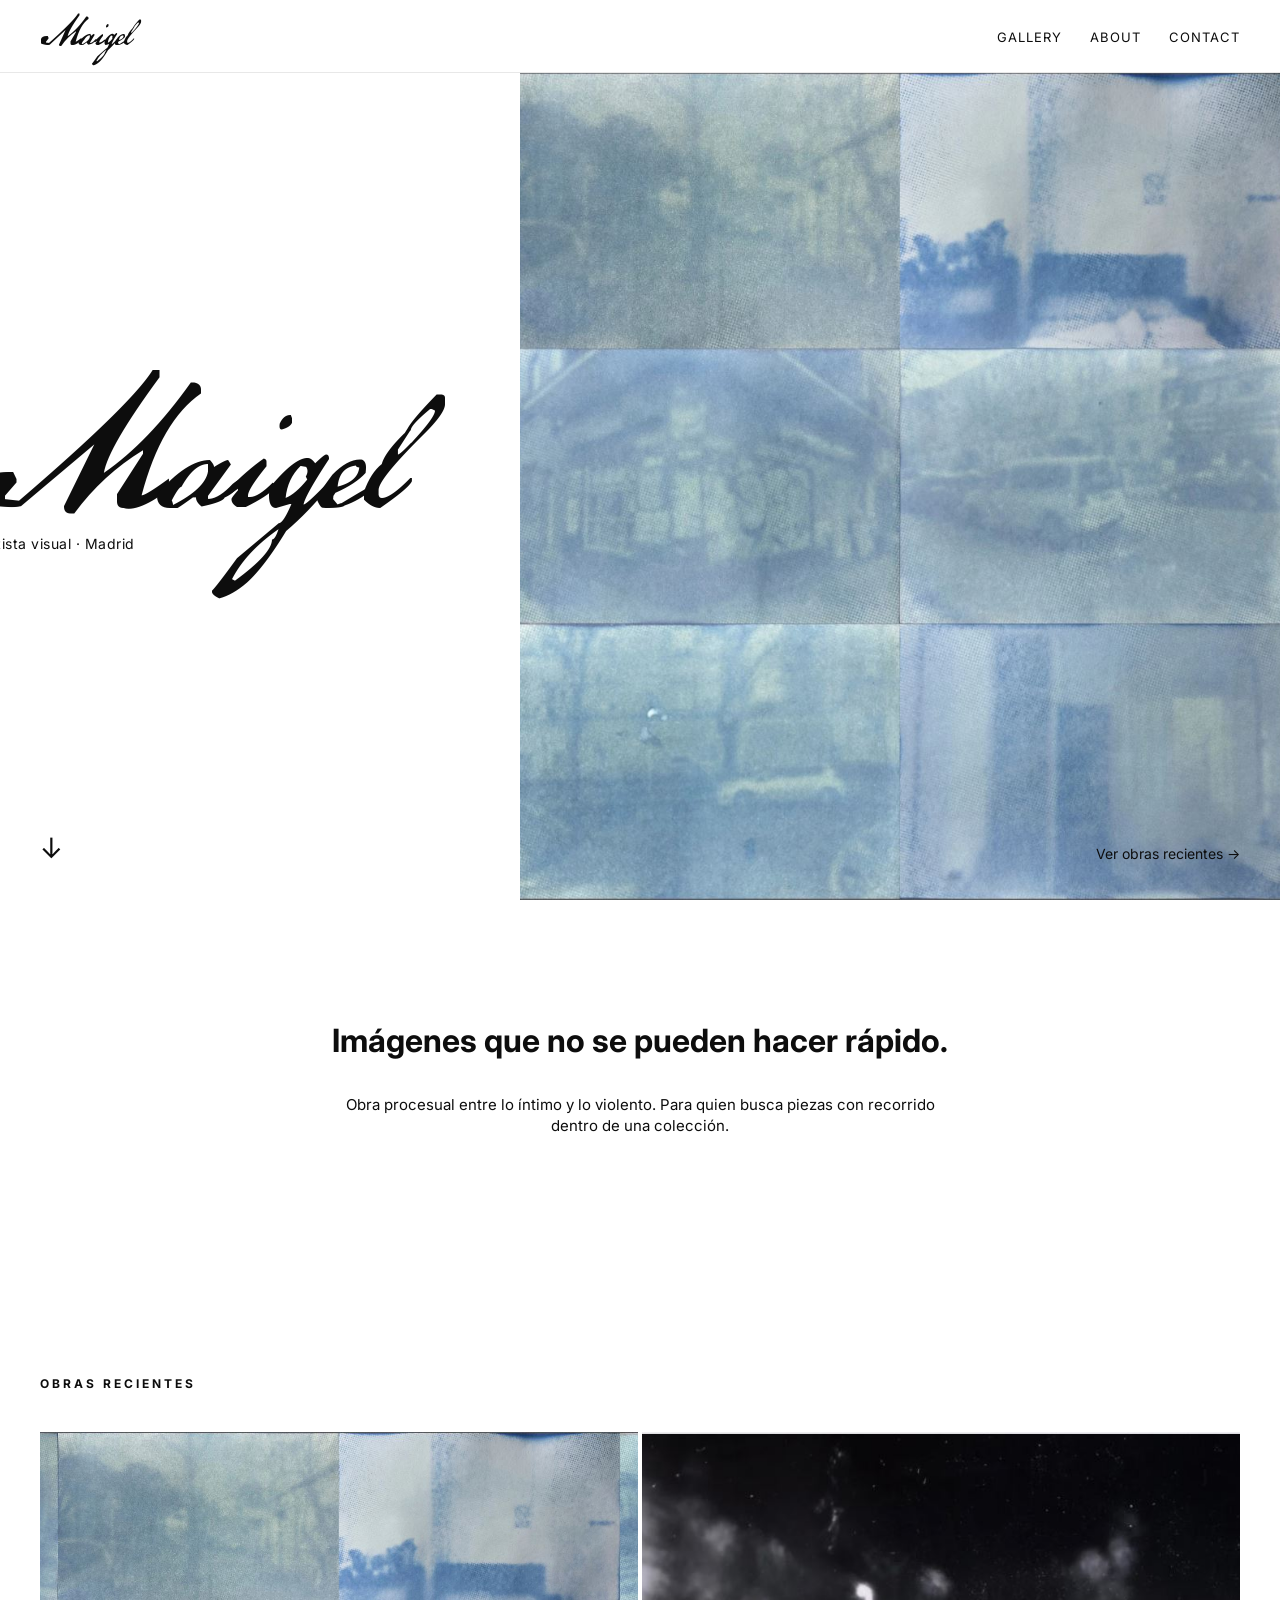
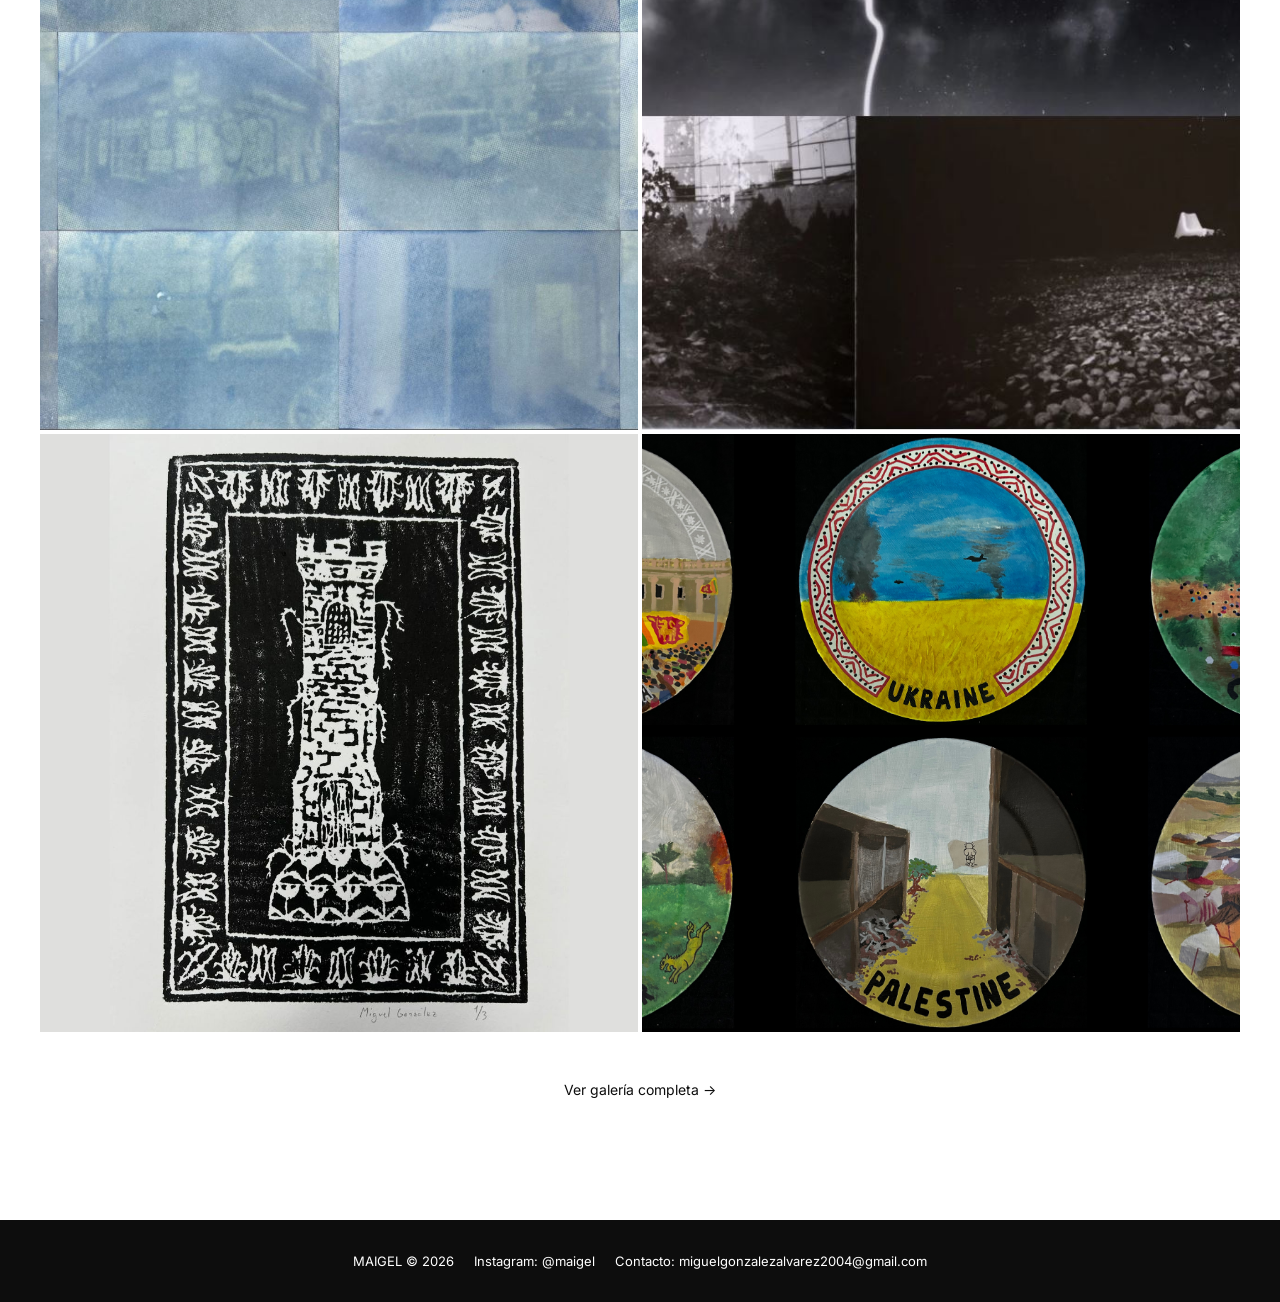
<file: index.html>
<!DOCTYPE html>
<html lang="es">
<head>
  <meta charset="UTF-8" />
  <meta name="viewport" content="width=device-width, initial-scale=1.0" />

  <!-- Google Fonts -->
  <link rel="preconnect" href="https://fonts.googleapis.com">
  <link rel="preconnect" href="https://fonts.gstatic.com" crossorigin>
  <link href="https://fonts.googleapis.com/css2?family=Inter:wght@400&family=Space+Grotesk:wght@700&family=Pinyon+Script&display=swap" rel="stylesheet">

  <link rel="stylesheet" href="css/styles.css" />
  <title>MAIGEL — Artista visual</title>
</head>

<body data-page="index">

  <!-- Menú y pie de página: se generan desde js/site.js -->
  <header class="nav" id="site-nav"></header>

  <main>

    <!-- =========================================
         HERO
    ========================================== -->
    <section class="hero">
      <div class="container hero-grid">

        <div class="hero-left">
          <h1 class="hero-title">Maigel</h1>
          <p class="hero-subtitle">Artista visual · Madrid</p>
        </div>

        <div class="hero-image-wrapper">
          <div class="hero-image">
            <!-- ✏️ Para cambiar la imagen principal, sustituye images/hero.jpg por otra con el mismo nombre -->
            <img src="images/hero.jpg" alt="Obra principal de Maigel">
          </div>
        </div>

      </div>

      <div class="hero-scroll">↓</div>

      <a href="gallery.html" class="hero-link">
        Ver obras recientes →
      </a>
    </section>

    <!-- =========================================
         STATEMENT
    ========================================== -->
    <section class="statement">
      <div class="container">

        <h2 class="statement-title">
          Imágenes que no se pueden hacer rápido.
        </h2>

        <p class="statement-text">
          Obra procesual entre lo íntimo y lo violento.
          Para quien busca piezas con recorrido dentro de una colección.
        </p>

      </div>
    </section>

    <!-- =========================================
         OBRAS RECIENTES
    ========================================== -->
    <section class="recent-works">
      <div class="container">

        <h3 class="section-label">OBRAS RECIENTES</h3>

        <div class="works-grid">

          <!-- OBRA 1 -->
          <a href="gallery.html#cianotipo" class="work-item">
            <div class="work-image">
              <img src="images/obra-4.jpg" alt="Cianotipo sobre papel">
            </div>
            <div class="work-overlay">
              <p class="work-title">
                Cianotipo · <i>Looking inside</i>
              </p>
            </div>
          </a>

          <!-- OBRA 2 -->
          <a href="gallery.html#mezzotinta" class="work-item">
            <div class="work-image">
              <img src="images/obra-2.jpg" alt="Grabado en cobre">
            </div>
            <div class="work-overlay">
              <p class="work-title">
                Fotografía estenopeica · <i>Sin título</i>
              </p>
            </div>
          </a>

          <!-- OBRA 3 -->
          <a href="gallery.html" class="work-item">
            <div class="work-image">
              <img src="images/obra-3.jpg" alt="Fotografía estenopeica">
            </div>
            <div class="work-overlay">
              <p class="work-title">
                Xilografía · <i>Sin título</i>
              </p>
            </div>
          </a>

          <!-- OBRA 4 -->
          <a href="gallery.html#pintura-politica" class="work-item">
            <div class="work-image">
              <img src="images/obra-1.jpg" alt="Pintura sobre plato">
            </div>
            <div class="work-overlay">
              <p class="work-title">
                Pintura · <i>Paisajes contemporáneos</i>
              </p>
            </div>
          </a>

        </div>

        <a href="gallery.html" class="gallery-link">
          Ver galería completa →
        </a>

      </div>
    </section>

  </main>

  <footer class="footer" id="site-footer"></footer>

  <script src="js/site.js"></script>
</body>
</html>
</file>
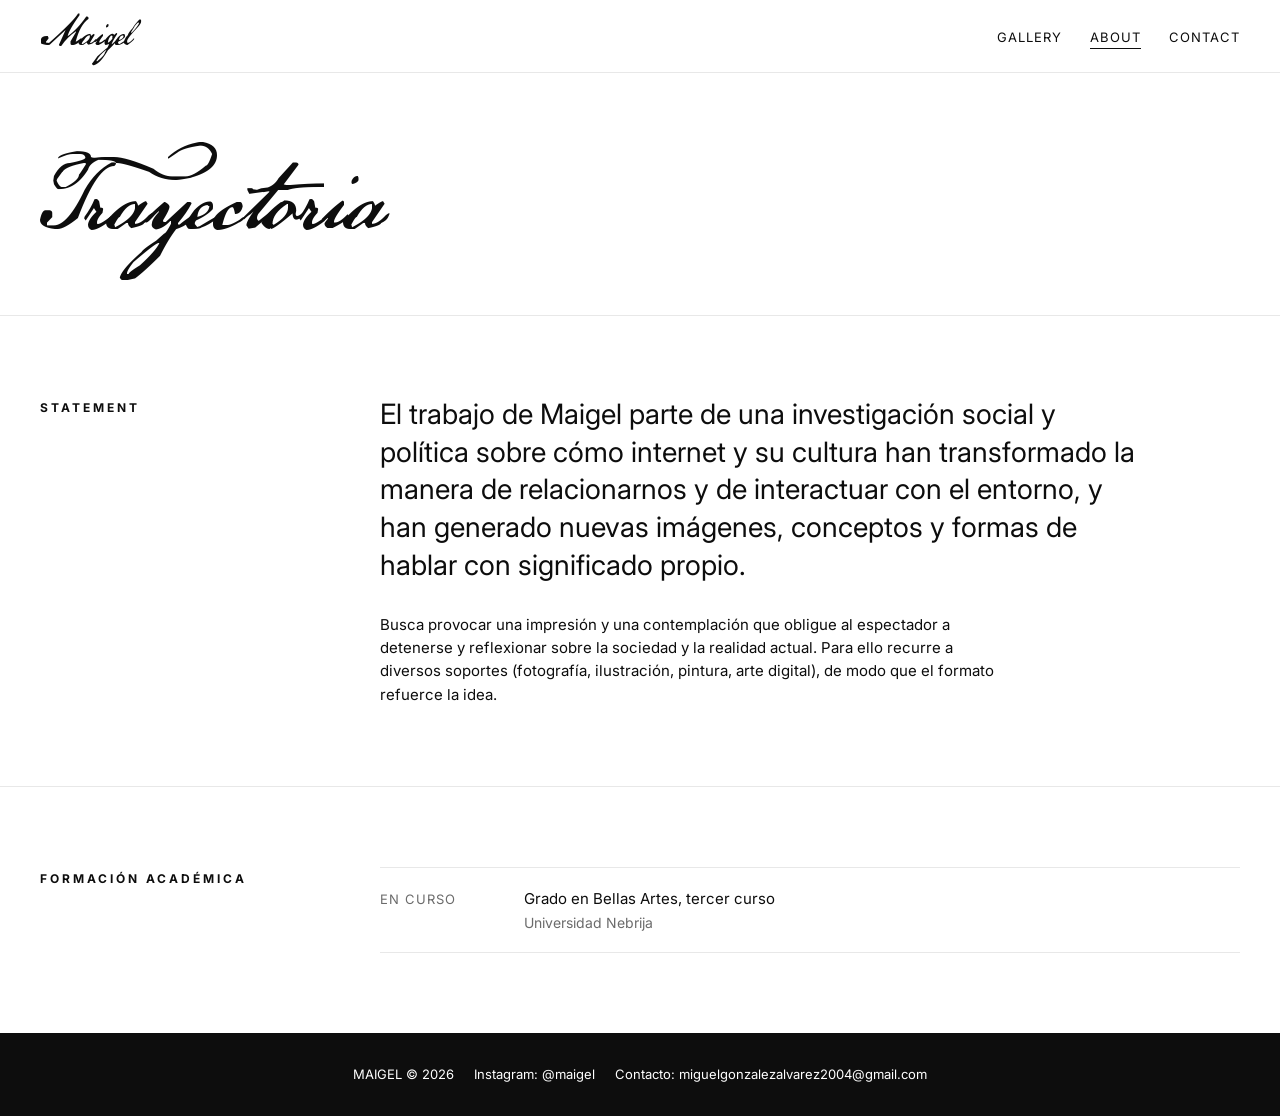
<file: about.html>
<!DOCTYPE html>
<html lang="es">
<head>
  <meta charset="UTF-8" />
  <meta name="viewport" content="width=device-width, initial-scale=1.0" />

  <!-- Google Fonts -->
  <link rel="preconnect" href="https://fonts.googleapis.com">
  <link rel="preconnect" href="https://fonts.gstatic.com" crossorigin>
  <link href="https://fonts.googleapis.com/css2?family=Inter:wght@400&family=Space+Grotesk:wght@700&family=Pinyon+Script&display=swap" rel="stylesheet">

  <link rel="stylesheet" href="css/styles.css" />
  <title>Trayectoria — MAIGEL</title>
</head>

<body data-page="about">

  <header class="nav" id="site-nav"></header>

  <main class="inner">

    <section class="page-head">
      <div class="container">
        <h1 class="page-title">Trayectoria</h1>
      </div>
    </section>

    <!-- =========================================
         STATEMENT
         ✏️ Cambia el texto entre las etiquetas <p>...</p>
    ========================================== -->
    <section id="statement">
      <div class="container split">
        <h2 class="section-label">STATEMENT</h2>
        <div>
          <p class="lead">
            El trabajo de Maigel parte de una investigación social y política sobre cómo internet y su cultura han transformado la manera de relacionarnos y de interactuar con el entorno, y han generado nuevas imágenes, conceptos y formas de hablar con significado propio.
          </p>
          <p class="body-text">
            Busca provocar una impresión y una contemplación que obligue al espectador a detenerse y reflexionar sobre la sociedad y la realidad actual. Para ello recurre a diversos soportes (fotografía, ilustración, pintura, arte digital), de modo que el formato refuerce la idea.
          </p>
        </div>
      </div>
    </section>

    <!-- =========================================
         FORMACIÓN ACADÉMICA
         ✏️ Para añadir una formación: copia un bloque <div class="entry"> ... </div> completo y pégalo debajo.
         Los textos entre [corchetes] son marcadores: sustitúyelos o borra el bloque entero.
    ========================================== -->
    <section id="formacion">
      <div class="container split">
        <h2 class="section-label">FORMACIÓN ACADÉMICA</h2>
        <div>

          <div class="entry">
            <span class="entry-date">En curso</span>
            <div>
              <p class="entry-title">Grado en Bellas Artes, tercer curso</p>
              <p class="entry-meta">Universidad Nebrija</p>
            </div>
          </div>

          

        </div>
      </div>
    </section>

    

  </main>

  <footer class="footer" id="site-footer"></footer>

  <script src="js/site.js"></script>
</body>
</html>
</file>
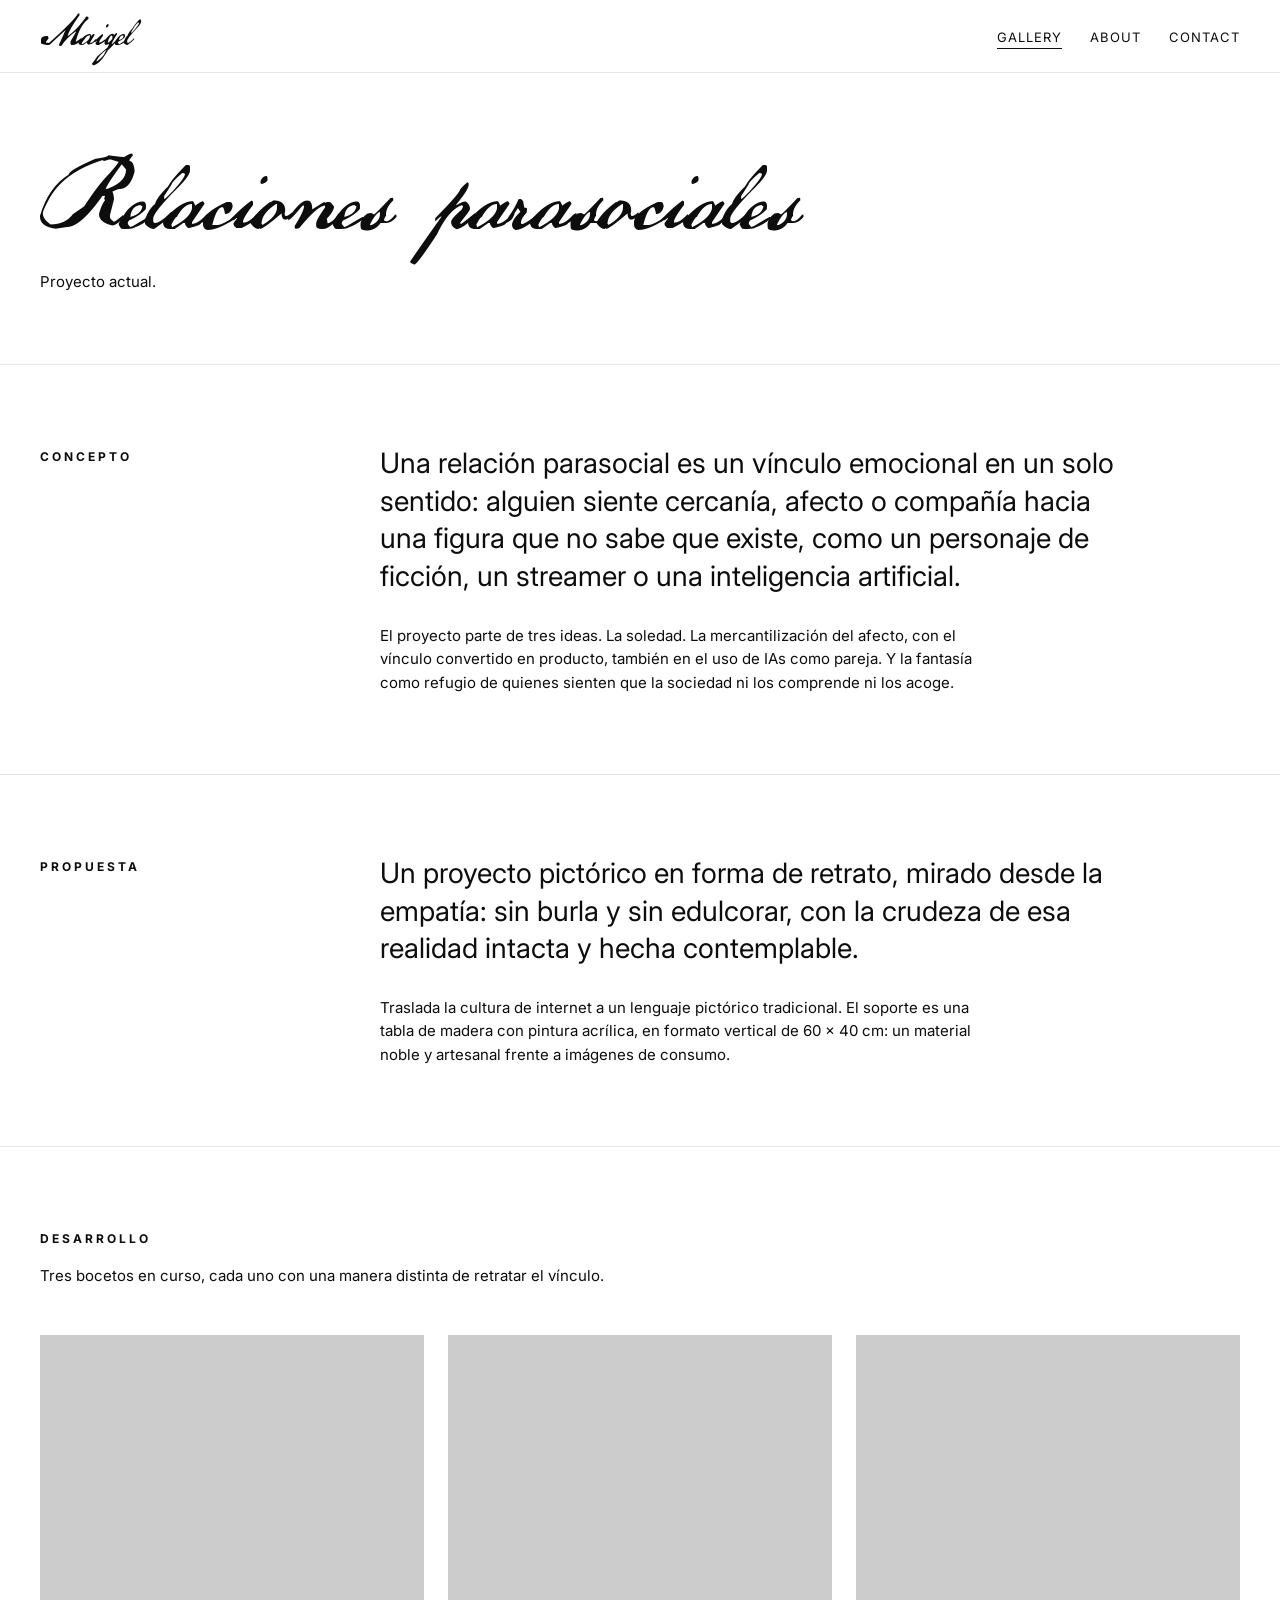
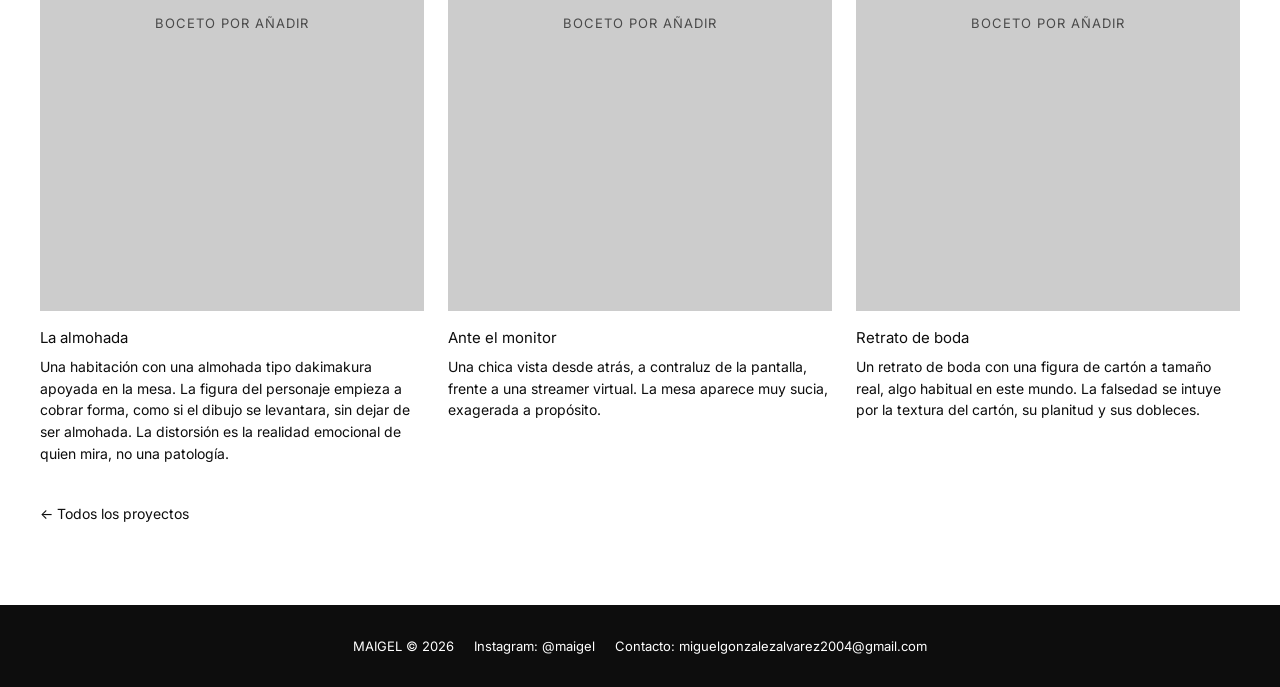
<file: actual.html>
<!DOCTYPE html>
<html lang="es">
<head>
  <meta charset="UTF-8" />
  <meta name="viewport" content="width=device-width, initial-scale=1.0" />

  <!-- Google Fonts -->
  <link rel="preconnect" href="https://fonts.googleapis.com">
  <link rel="preconnect" href="https://fonts.gstatic.com" crossorigin>
  <link href="https://fonts.googleapis.com/css2?family=Inter:wght@400&family=Space+Grotesk:wght@700&family=Pinyon+Script&display=swap" rel="stylesheet">

  <link rel="stylesheet" href="css/styles.css" />
  <title>Relaciones parasociales — MAIGEL</title>
</head>

<body data-page="actual">

  <header class="nav" id="site-nav"></header>

  <main class="inner">

    <section class="page-head">
      <div class="container">
        <h1 class="page-title">Relaciones parasociales</h1>
        <p class="page-intro">Proyecto actual.</p>
      </div>
    </section>

    <!-- =========================================
         CONCEPTO  (punto e del dossier)
         ✏️ Cambia el texto entre las etiquetas <p>...</p>
    ========================================== -->
    <section id="concepto">
      <div class="container split">
        <h2 class="section-label">CONCEPTO</h2>
        <div>
          <p class="lead">
            Una relación parasocial es un vínculo emocional en un solo sentido: alguien siente cercanía, afecto o compañía hacia una figura que no sabe que existe, como un personaje de ficción, un streamer o una inteligencia artificial.
          </p>
          <p class="body-text">
            El proyecto parte de tres ideas. La soledad. La mercantilización del afecto, con el vínculo convertido en producto, también en el uso de IAs como pareja. Y la fantasía como refugio de quienes sienten que la sociedad ni los comprende ni los acoge.
          </p>
        </div>
      </div>
    </section>

    <!-- =========================================
         PROPUESTA  (punto f del dossier)
    ========================================== -->
    <section id="propuesta">
      <div class="container split">
        <h2 class="section-label">PROPUESTA</h2>
        <div>
          <p class="lead">
            Un proyecto pictórico en forma de retrato, mirado desde la empatía: sin burla y sin edulcorar, con la crudeza de esa realidad intacta y hecha contemplable.
          </p>
          <p class="body-text">
            Traslada la cultura de internet a un lenguaje pictórico tradicional. El soporte es una tabla de madera con pintura acrílica, en formato vertical de 60 × 40 cm: un material noble y artesanal frente a imágenes de consumo.
          </p>
        </div>
      </div>
    </section>

    <!-- =========================================
         DESARROLLO  (punto i del dossier)
         ✏️ Para poner un boceto real: en el bloque <figure>, sustituye
            <div class="placeholder vertical">Boceto por añadir</div>
            por
            <img src="images/boceto-1.jpg" alt="Descripción del boceto">
            y guarda la imagen en la carpeta images/ con ese nombre.
    ========================================== -->
    <section id="desarrollo">
      <div class="container">

        <h2 class="section-label" style="margin-bottom:16px;">DESARROLLO</h2>
        <p class="body-text" style="margin-bottom:48px;">Tres bocetos en curso, cada uno con una manera distinta de retratar el vínculo.</p>

        <div class="sketches">

          <!-- ===== INICIO BOCETO 1 ===== -->
          <figure class="sketch">
            <div class="placeholder vertical">Boceto por añadir</div>
            <figcaption>
              <p class="sketch-title">La almohada</p>
              <p class="body-text">Una habitación con una almohada tipo dakimakura apoyada en la mesa. La figura del personaje empieza a cobrar forma, como si el dibujo se levantara, sin dejar de ser almohada. La distorsión es la realidad emocional de quien mira, no una patología.</p>
            </figcaption>
          </figure>
          <!-- ===== FIN BOCETO 1 ===== -->

          <!-- ===== INICIO BOCETO 2 ===== -->
          <figure class="sketch">
            <div class="placeholder vertical">Boceto por añadir</div>
            <figcaption>
              <p class="sketch-title">Ante el monitor</p>
              <p class="body-text">Una chica vista desde atrás, a contraluz de la pantalla, frente a una streamer virtual. La mesa aparece muy sucia, exagerada a propósito.</p>
            </figcaption>
          </figure>
          <!-- ===== FIN BOCETO 2 ===== -->

          <!-- ===== INICIO BOCETO 3 ===== -->
          <figure class="sketch">
            <div class="placeholder vertical">Boceto por añadir</div>
            <figcaption>
              <p class="sketch-title">Retrato de boda</p>
              <p class="body-text">Un retrato de boda con una figura de cartón a tamaño real, algo habitual en este mundo. La falsedad se intuye por la textura del cartón, su planitud y sus dobleces.</p>
            </figcaption>
          </figure>
          <!-- ===== FIN BOCETO 3 ===== -->

        </div>

        <a href="gallery.html" class="text-link">← Todos los proyectos</a>

      </div>
    </section>

  </main>

  <footer class="footer" id="site-footer"></footer>

  <script src="js/site.js"></script>
</body>
</html>
</file>
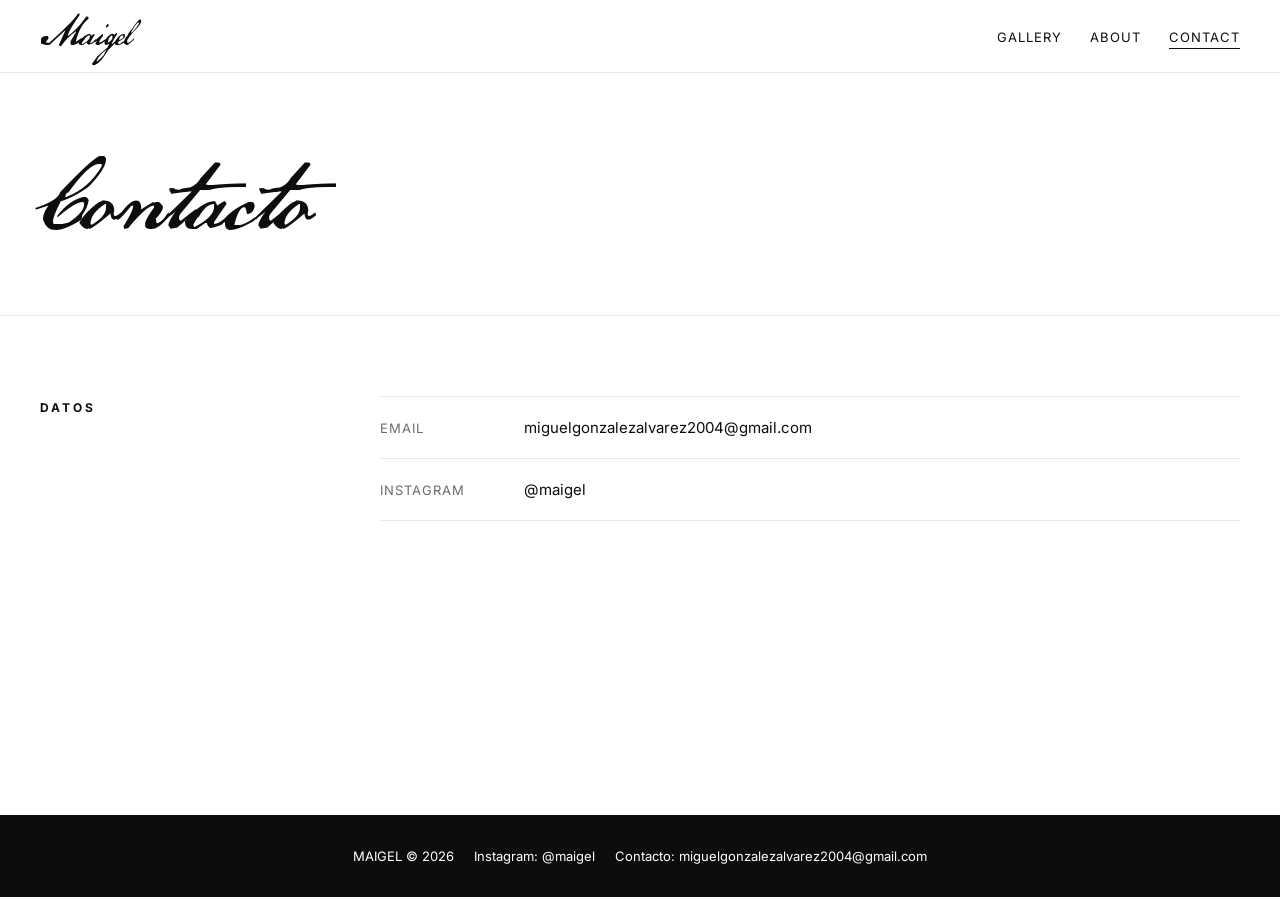
<file: contact.html>
<!DOCTYPE html>
<html lang="es">
<head>
  <meta charset="UTF-8" />
  <meta name="viewport" content="width=device-width, initial-scale=1.0" />

  <!-- Google Fonts -->
  <link rel="preconnect" href="https://fonts.googleapis.com">
  <link rel="preconnect" href="https://fonts.gstatic.com" crossorigin>
  <link href="https://fonts.googleapis.com/css2?family=Inter:wght@400&family=Space+Grotesk:wght@700&family=Pinyon+Script&display=swap" rel="stylesheet">

  <link rel="stylesheet" href="css/styles.css" />
  <title>Contacto — MAIGEL</title>
</head>

<body data-page="contact">

  <header class="nav" id="site-nav"></header>

  <main class="inner">

    <section class="page-head">
      <div class="container">
        <h1 class="page-title">Contacto</h1>
      </div>
    </section>

    <!-- =========================================
         DATOS DE CONTACTO
         ✏️ El email, el Instagram y la web NO se cambian aquí:
            se cambian una sola vez en js/site.js y se actualizan en toda la web.
    ========================================== -->
    <section id="datos">
      <div class="container split">
        <h2 class="section-label">DATOS</h2>
        <div>
          <div class="contact-row">
            <span class="entry-date">Email</span>
            <a data-site="email" href="#">maigel@email.com</a>
          </div>
          <div class="contact-row">
            <span class="entry-date">Instagram</span>
            <span data-site="instagram">@maigel</span>
          </div>
        </div>
      </div>
    </section>

  </main>

  <footer class="footer" id="site-footer"></footer>

  <script src="js/site.js"></script>
</body>
</html>
</file>
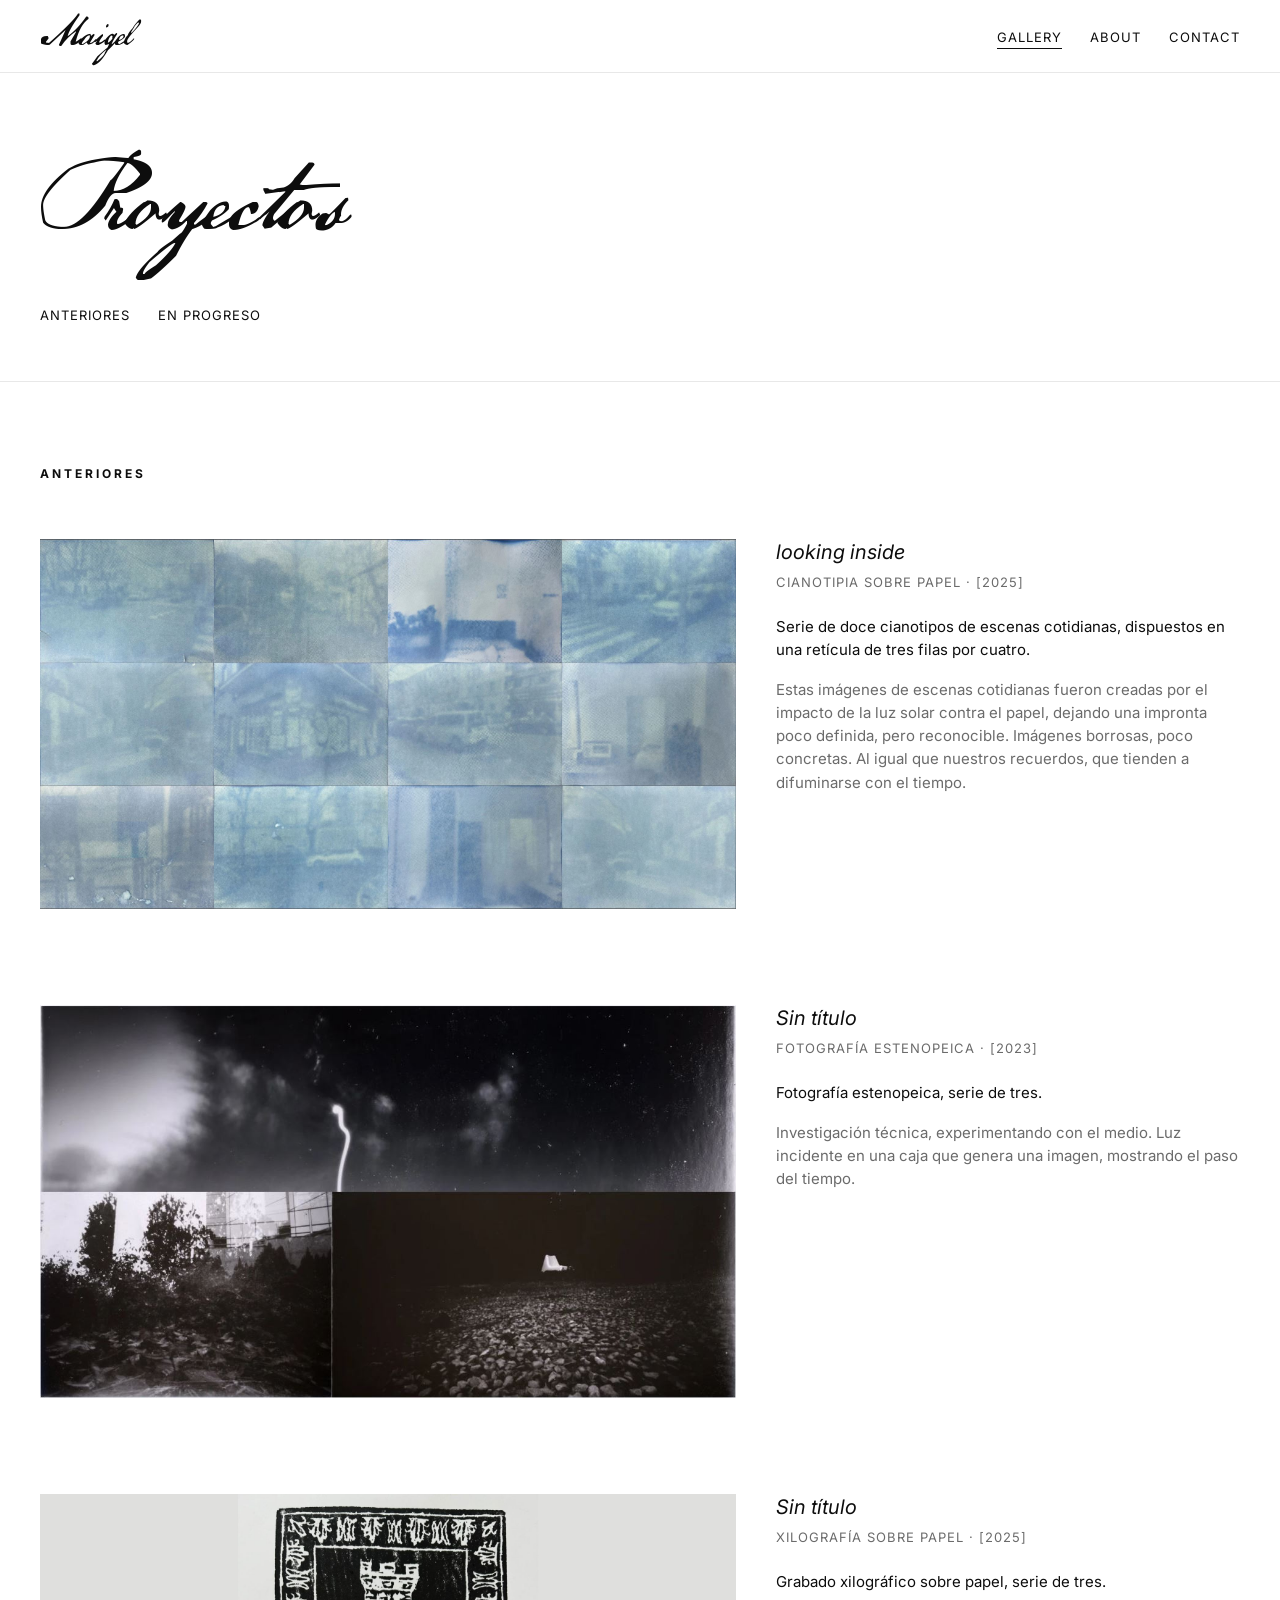
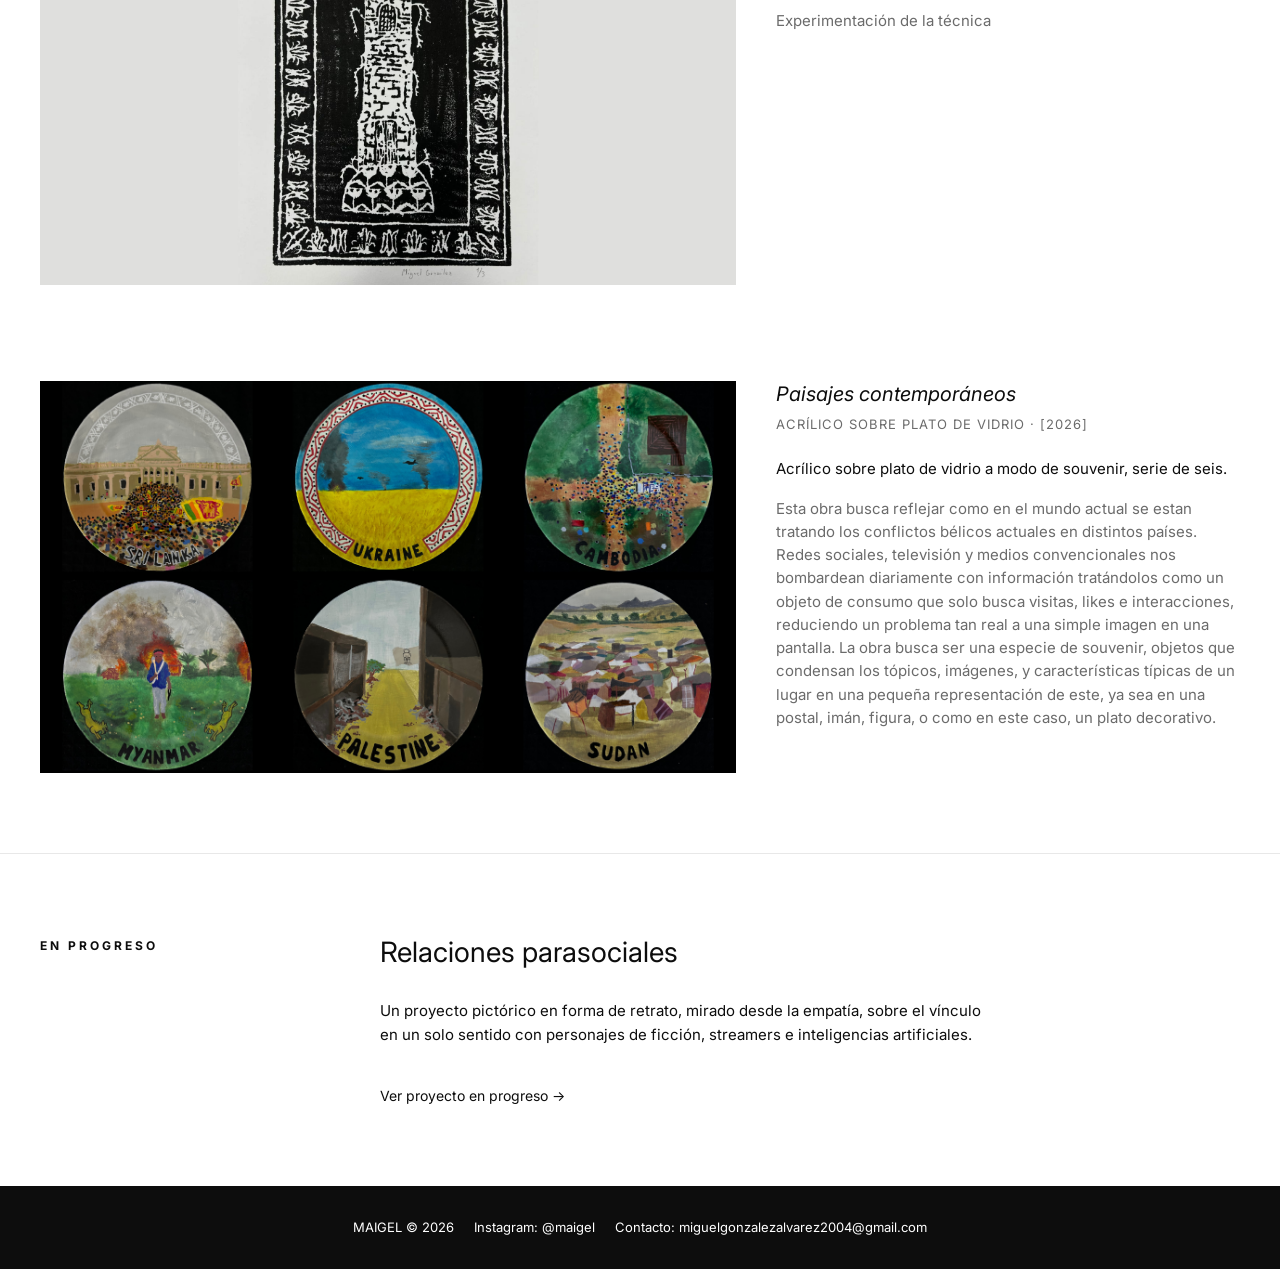
<file: gallery.html>
<!DOCTYPE html>
<html lang="es">
<head>
  <meta charset="UTF-8" />
  <meta name="viewport" content="width=device-width, initial-scale=1.0" />

  <!-- Google Fonts -->
  <link rel="preconnect" href="https://fonts.googleapis.com">
  <link rel="preconnect" href="https://fonts.gstatic.com" crossorigin>
  <link href="https://fonts.googleapis.com/css2?family=Inter:wght@400&family=Space+Grotesk:wght@700&family=Pinyon+Script&display=swap" rel="stylesheet">

  <link rel="stylesheet" href="css/styles.css" />
  <title>Proyectos — MAIGEL</title>
</head>

<body data-page="gallery">

  <header class="nav" id="site-nav"></header>

  <main class="inner">

    <section class="page-head">
      <div class="container">
        <h1 class="page-title">Proyectos</h1>
        <ul class="subnav">
          <li><a href="#anteriores">Anteriores</a></li>
          <li><a href="#en-progreso">En progreso</a></li>
        </ul>
      </div>
    </section>

    <!-- =========================================
         PROYECTOS ANTERIORES (tres)
         ✏️ Cada proyecto es un bloque entre "INICIO PROYECTO" y "FIN PROYECTO".
            · Cambiar la imagen: sustituye el archivo en images/ o cambia el nombre en src="..."
            · Cambiar textos: edita lo que hay dentro de <h3> y <p>
            · Añadir un proyecto: copia un bloque completo y pégalo debajo
            · Los textos en gris entre [corchetes] son marcadores pendientes de rellenar
    ========================================== -->
    <section id="anteriores">
      <div class="container">

        <h2 class="section-label" style="margin-bottom:56px;">ANTERIORES</h2>

        <!-- ===== INICIO PROYECTO 1 ===== -->
        <article class="project" id="cianotipo">
          <div class="project-media">
            <img src="images/obra-4.jpg" alt="Doce cianotipos de escenas de calle en retícula">
          </div>
          <div class="project-text">
            <h3 class="project-title"><i>looking inside</i></h3>
            <p class="project-meta">Cianotipia sobre papel · [2025]</p>
            <p class="body-text">Serie de doce cianotipos de escenas cotidianas, dispuestos en una retícula de tres filas por cuatro.</p>
            <p class="body-text todo">Estas imágenes de escenas cotidianas fueron creadas por el impacto de la luz solar contra el papel, dejando una impronta poco definida, pero reconocible. Imágenes borrosas, poco concretas. Al igual que nuestros recuerdos, que tienden a difuminarse con el tiempo.

</p>
          </div>
        </article>
        <!-- ===== FIN PROYECTO 1 ===== -->

        <!-- ===== INICIO PROYECTO 2 ===== -->
        <article class="project" id="Sin-titulo">
          <div class="project-media">
            <img src="images/obra-2.jpg" alt="Fotografia estenopeica">
          </div>
          <div class="project-text">
            <h3 class="project-title"><i>Sin título</i></h3>
            <p class="project-meta">Fotografía estenopeica · [2023]</p>
            <p class="body-text">Fotografía estenopeica, serie de tres.</p>
            <p class="body-text todo">Investigación técnica, experimentando con el medio. Luz incidente en una caja que genera una imagen, mostrando el paso del tiempo.</p>
          </div>
        </article>
        <!-- ===== FIN PROYECTO 2 ===== -->

        <!-- ===== INICIO PROYECTO 3 ===== -->
        <article class="project" id="grabado-madera">
          <div class="project-media">
            <img src="images/obra-3.jpg" alt="xilografia sobre papel, serie de 3">
          </div>
          <div class="project-text">
            <h3 class="project-title"><i>Sin título</i></h3>
            <p class="project-meta">Xilografía sobre papel · [2025]</p>
            <p class="body-text">Grabado xilográfico sobre papel, serie de tres.</p>
            <p class="body-text todo">Experimentación de la técnica</p>
          </div>
        </article>
        <!-- ===== FIN PROYECTO 3 ===== -->

        <!-- ===== INICIO PROYECTO 4 ===== -->
        <article class="project" id="paisajes-contemporaneos">
          <div class="project-media">
            <img src="images/obra-1.jpg" alt="Seis platos pintados, uno por conflicto">
          </div>
          <div class="project-text">
            <h3 class="project-title"><i>Paisajes contemporáneos</i></h3>
            <p class="project-meta">Acrílico sobre plato de vidrio · [2026]</p>
            <p class="body-text">Acrílico sobre plato de vidrio a modo de souvenir, serie de seis.</p>
            <p class="body-text todo">Esta obra busca reflejar como en el mundo actual se estan tratando los conflictos bélicos actuales en distintos países. Redes sociales, televisión y medios convencionales nos bombardean diariamente con información tratándolos como un objeto de consumo que solo busca visitas, likes e interacciones, reduciendo un problema tan real a una simple imagen en una pantalla.

La obra busca ser una especie de souvenir, objetos que condensan los tópicos, imágenes, y características típicas de un lugar en una pequeña representación de este, ya sea en una postal, imán, figura, o como en este caso, un plato decorativo.</p>
          </div>
        </article>
        <!-- ===== FIN PROYECTO 4 ===== -->

        <!-- ✏️ ¿Quieres añadir un vídeo a un proyecto? Dentro de <div class="project-media">, sustituye la <img> por:
             <video controls preload="metadata" src="videos/nombre-del-video.mp4"></video>
             (y guarda el vídeo en la carpeta videos/; mejor en .mp4 y de menos de 50 MB) -->

      </div>
    </section>

    <!-- =========================================
         PROYECTO EN PROGRESO (enlace a su página)
    ========================================== -->
    <section id="en-progreso">
      <div class="container split">
        <h2 class="section-label">EN PROGRESO</h2>
        <div>
          <p class="lead">Relaciones parasociales</p>
          <p class="body-text">
            Un proyecto pictórico en forma de retrato, mirado desde la empatía, sobre el vínculo en un solo sentido con personajes de ficción, streamers e inteligencias artificiales.
          </p>
          <a href="en-progreso.html" class="text-link">Ver proyecto en progreso →</a>
        </div>
      </div>
    </section>

  </main>

  <footer class="footer" id="site-footer"></footer>

  <script src="js/site.js"></script>
</body>
</html>
</file>
<file: css/styles.css>
/* =========================================================
   MAIGEL — estilos de toda la web
   Parte 1: tus estilos originales (Home). NO TOCAR si quieres que la Home siga igual.
   Parte 2: estilos de las páginas nuevas (al final del archivo).
   Paleta: blanco #FFFFFF · negro #0D0D0D · gris claro #E8E8E8 · gris texto #6B6B6B
   ========================================================= */

/* ---------------------------------------------------------
   FUENTE PERSONALIZADA
   "US Declaration" solo se ve en los ordenadores donde está instalada.
   Para que se vea en cualquier dispositivo: copia el archivo de la fuente
   (.woff2, .ttf u .otf) a la carpeta fonts/, ajusta el nombre del archivo
   y borra las dos líneas marcadas como INICIO y FIN del bloque de abajo.
--------------------------------------------------------- */

@font-face {
  font-family: 'US Declaration';
  src: url('../fonts/zai_USDeclaration.ttf') format('truetype');
  font-display: swap;
}

/* =========================================
   RESET
========================================== */
* { margin: 0; padding: 0; box-sizing: border-box; }
html { scroll-behavior: smooth; }
body {
  background: #FFFFFF;
  color: #0D0D0D;
  font-family: 'Inter', sans-serif;
  font-weight: 400;
  line-height: 1.4;
  -webkit-font-smoothing: antialiased;
  text-rendering: optimizeLegibility;
}
a { color: inherit; text-decoration: none; }
img { display: block; width: 100%; height: 100%; object-fit: cover; }

/* =========================================
   GLOBAL
========================================== */
.container {
  width: 100%;
  max-width: 1600px;
  margin: 0 auto;
  padding-left: 40px;
  padding-right: 40px;
}
section { padding-top: 120px; padding-bottom: 120px; }

/* =========================================
   NAVIGATION
========================================== */
.nav {
  position: fixed;
  top: 0; left: 0;
  width: 100%;
  background: #FFFFFF;
  z-index: 1000;
  border-bottom: 1px solid #E8E8E8;
}
.nav-inner { height: 72px; display: flex; align-items: center; justify-content: space-between; }
.logo {
  font-family: 'US Declaration', 'Pinyon Script', cursive;
  font-size: 22px;
  font-weight: normal;
  letter-spacing: 0px;
  text-transform: none;
}
.menu { display: flex; gap: 28px; list-style: none; }
.menu a { font-size: 13px; letter-spacing: 1px; text-transform: uppercase; }

/* =========================================
   HERO
========================================== */
.hero { height: 100vh; padding-top: 72px; position: relative; }
.hero-grid { display: grid; grid-template-columns: 40% 60%; height: calc(100vh - 72px); }
.hero-left { display: flex; flex-direction: column; justify-content: center; padding-right: 60px; }
.hero-title {
  font-family: 'US Declaration', 'Pinyon Script', cursive;
  font-size: clamp(72px, 8vw, 128px);
  line-height: 0.9;
  letter-spacing: 0px;
  font-weight: normal;
  text-transform: none;
}
.hero-subtitle { margin-top: 24px; font-size: 14px; letter-spacing: 0.5px; }
.hero-image { width: 100%; height: 100%; background: #CCCCCC; aspect-ratio: 3 / 2; }
.hero-scroll { position: absolute; left: 40px; bottom: 32px; font-size: 28px; }
.hero-link { position: absolute; right: 40px; bottom: 36px; font-size: 14px; }

/* =========================================
   STATEMENT
========================================== */
.statement { text-align: center; }
.statement-title { max-width: 900px; margin: 0 auto; font-size: clamp(28px, 3vw, 32px); line-height: 1.3; }
.statement-text { max-width: 620px; margin: 32px auto 0; font-size: 15px; color: #0D0D0D; }

/* =========================================
   RECENT WORKS
========================================== */
.section-label { font-size: 12px; letter-spacing: 3px; text-transform: uppercase; margin-bottom: 40px; }
.works-grid { display: grid; grid-template-columns: repeat(2, 1fr); gap: 4px; }
.work-item { position: relative; display: block; aspect-ratio: 1 / 1; overflow: hidden; }
.work-image { width: 100%; height: 100%; overflow: hidden; }
.work-image img { width: 100%; height: 100%; object-fit: cover; display: block; }
.work-overlay {
  position: absolute; inset: 0;
  background: rgba(13, 13, 13, 0.55);
  color: #FFFFFF;
  display: flex; align-items: flex-end;
  padding: 20px;
  opacity: 0;
  transition: opacity 0.2s ease;
}
.work-item:hover .work-overlay { opacity: 1; }
.work-title { font-size: 14px; line-height: 1.4; }
.gallery-link { display: block; text-align: center; margin-top: 48px; font-size: 14px; }

/* =========================================
   FOOTER
========================================== */
.footer { background: #0D0D0D; color: #FFFFFF; padding-top: 32px; padding-bottom: 32px; }
.footer-inner {
  display: flex; justify-content: center; align-items: center;
  gap: 20px; flex-wrap: wrap; font-size: 13px;
}

/* =========================================
   RESPONSIVE (Home)
========================================== */
@media (max-width: 900px) {
  .container { padding-left: 20px; padding-right: 20px; }
  section { padding-top: 80px; padding-bottom: 80px; }
  .nav-inner { height: 64px; }
  .menu { gap: 14px; overflow-x: auto; }
  .menu a { font-size: 11px; white-space: nowrap; }
  .hero { height: auto; min-height: 100vh; padding-top: 64px; }
  .hero-grid { display: flex; flex-direction: column; height: auto; }
  .hero-image-wrapper { order: -1; }
  .hero-image { height: 80vw; }
  .hero-left { padding-right: 0; padding-top: 48px; padding-bottom: 120px; }
  .hero-title { font-size: clamp(72px, 18vw, 120px); letter-spacing: -2px; }
  .hero-scroll { left: 20px; bottom: 24px; }
  .hero-link { right: 20px; bottom: 28px; font-size: 13px; }
  .statement-title { font-size: 28px; }
  .works-grid { gap: 0; }
  .footer-inner { flex-direction: column; gap: 8px; text-align: center; }
}


/* =========================================================
   PARTE 2 — PÁGINAS NUEVAS (Trayectoria, Exposiciones, Proyectos…)
   Misma estética: blanco, negro y gris. Sin sombras, sin color, sin bordes redondeados.
========================================================= */

/* Página actual marcada en el menú */
.menu a[aria-current="page"] { text-decoration: underline; text-underline-offset: 6px; }

/* Cabecera de página interior */
.inner { padding-top: 72px; min-height: calc(100vh - 85px); }
.inner section { padding-top: 80px; padding-bottom: 80px; }
.inner section + section { border-top: 1px solid #E8E8E8; }
.inner .page-head { padding-top: 96px; padding-bottom: 72px; }
.page-title {
  font-family: 'US Declaration', 'Pinyon Script', cursive;
  font-weight: normal;
  font-size: clamp(40px, 4.5vw, 64px);
  line-height: 1.3;
  letter-spacing: 0;
}
.page-intro { max-width: 620px; margin-top: 28px; font-size: 15px; }

/* Enlaces de sección bajo el título (Anteriores · Actual) */
.subnav { display: flex; gap: 28px; margin-top: 60px; list-style: none; }
.subnav a { font-size: 13px; letter-spacing: 1px; text-transform: uppercase; }
.subnav a:hover { text-decoration: underline; text-underline-offset: 6px; }

/* Etiqueta a la izquierda, contenido a la derecha */
.split { display: grid; grid-template-columns: minmax(160px, 25%) 1fr; gap: 40px; }
.inner .section-label { margin-bottom: 0; padding-top: 4px; }

/* Textos */
.lead { font-size: clamp(22px, 2.2vw, 28px); line-height: 1.35; max-width: 760px; margin-bottom: 28px; }
.body-text { font-size: 15px; line-height: 1.55; max-width: 620px; }
.body-text + .body-text { margin-top: 16px; }
.text-link { display: inline-block; margin-top: 40px; font-size: 14px; }
.text-link:hover { text-decoration: underline; text-underline-offset: 4px; }

/* Texto pendiente de rellenar: gris, entre corchetes */
.todo { color: #6B6B6B; }

/* Filas con fecha (formación, becas, exposiciones) */
.entry {
  display: grid; grid-template-columns: 120px 1fr; gap: 24px;
  padding: 20px 0; border-top: 1px solid #E8E8E8; font-size: 15px;
}
.entry:last-child { border-bottom: 1px solid #E8E8E8; }
.entry-date { font-size: 13px; letter-spacing: 1px; text-transform: uppercase; color: #6B6B6B; padding-top: 2px; }
.entry-title { font-size: 15px; }
.entry-meta { font-size: 14px; color: #6B6B6B; margin-top: 4px; }
.entry.todo .entry-title { color: #6B6B6B; }
.block + .block { margin-top: 56px; }
.block-title { font-size: 12px; letter-spacing: 3px; text-transform: uppercase; margin-bottom: 20px; }

/* Proyectos anteriores */
.project { display: grid; grid-template-columns: 3fr 2fr; gap: 40px; align-items: start; }
.project + .project { margin-top: 96px; }
.project-media { background: #CCCCCC; }
.project-media img, .project-media video { width: 100%; height: auto; object-fit: contain; display: block; }
.project-title { font-size: 20px; font-weight: 400; line-height: 1.3; }
.project-meta { font-size: 13px; letter-spacing: 1px; text-transform: uppercase; color: #6B6B6B; margin: 8px 0 24px; }

/* Marcador de imagen pendiente: gris #CCCCCC */
.placeholder {
  background: #CCCCCC; color: #4A4A4A;
  display: flex; align-items: center; justify-content: center; text-align: center;
  font-size: 13px; letter-spacing: 1px; text-transform: uppercase;
  aspect-ratio: 3 / 2; padding: 16px;
}
.placeholder.vertical { aspect-ratio: 2 / 3; }

/* Bocetos del proyecto actual */
.sketches { display: grid; grid-template-columns: repeat(3, 1fr); gap: 24px; }
.sketch-title { font-size: 15px; margin-top: 16px; }
.sketch .body-text { margin-top: 8px; font-size: 14px; }

/* Contacto */
.contact-row { padding: 20px 0; border-top: 1px solid #E8E8E8; font-size: 15px; display: grid; grid-template-columns: 120px 1fr; gap: 24px; }
.contact-row:last-child { border-bottom: 1px solid #E8E8E8; }
.contact-row a:hover { text-decoration: underline; text-underline-offset: 4px; }

@media (max-width: 900px) {
  .inner { padding-top: 64px; }
  .inner section { padding-top: 56px; padding-bottom: 56px; }
  .inner .page-head { padding-top: 56px; padding-bottom: 32px; }
  .split { grid-template-columns: 1fr; gap: 24px; }
  .entry, .contact-row { grid-template-columns: 90px 1fr; gap: 16px; }
  .project { grid-template-columns: 1fr; gap: 24px; }
  .project + .project { margin-top: 64px; }
  .sketches { grid-template-columns: 1fr; gap: 40px; }
}

/* Móvil: separa el logo del menú para que no se toquen */
@media (max-width: 900px) {
  .nav-inner { gap: 16px; }
  .logo { flex-shrink: 0; }
  .nav-inner nav { min-width: 0; }
}


/* =========================================================
   AJUSTES POSTERIORES
   Hero: la imagen empieza donde empezaba, pero llega hasta el borde derecho de la pantalla.
   (En pantallas de más de 1600 px también cruza el margen lateral hasta el borde.)
========================================================= */
.hero { overflow-x: clip; }
.hero-image-wrapper { margin-right: calc(-1 * (40px + max(0px, (100vw - 1600px) / 2))); }

@media (max-width: 900px) {
  .hero-image-wrapper { margin-right: 0; }   /* en móvil la imagen se queda como estaba */
}

/* Cabecera con enlaces bajo el título (Proyectos): menos distancia hasta la línea divisoria inferior */
@media (min-width: 901px) {
  .inner .page-head:has(.subnav) { padding-bottom: 56px; }
}

/* Hero: "Maigel" y "Artista visual · Madrid" empiezan en el mismo punto, a la izquierda
   (el mismo margen que el logo del menú). Es el comportamiento original.
   Para desplazar los dos textos a la vez, activa la línea de abajo borrando
   el símbolo de apertura y el de cierre del comentario, y cambia el valor
   (negativo = más a la izquierda, positivo = más a la derecha). */
.hero-left { margin-left: -60px; }
</file>
